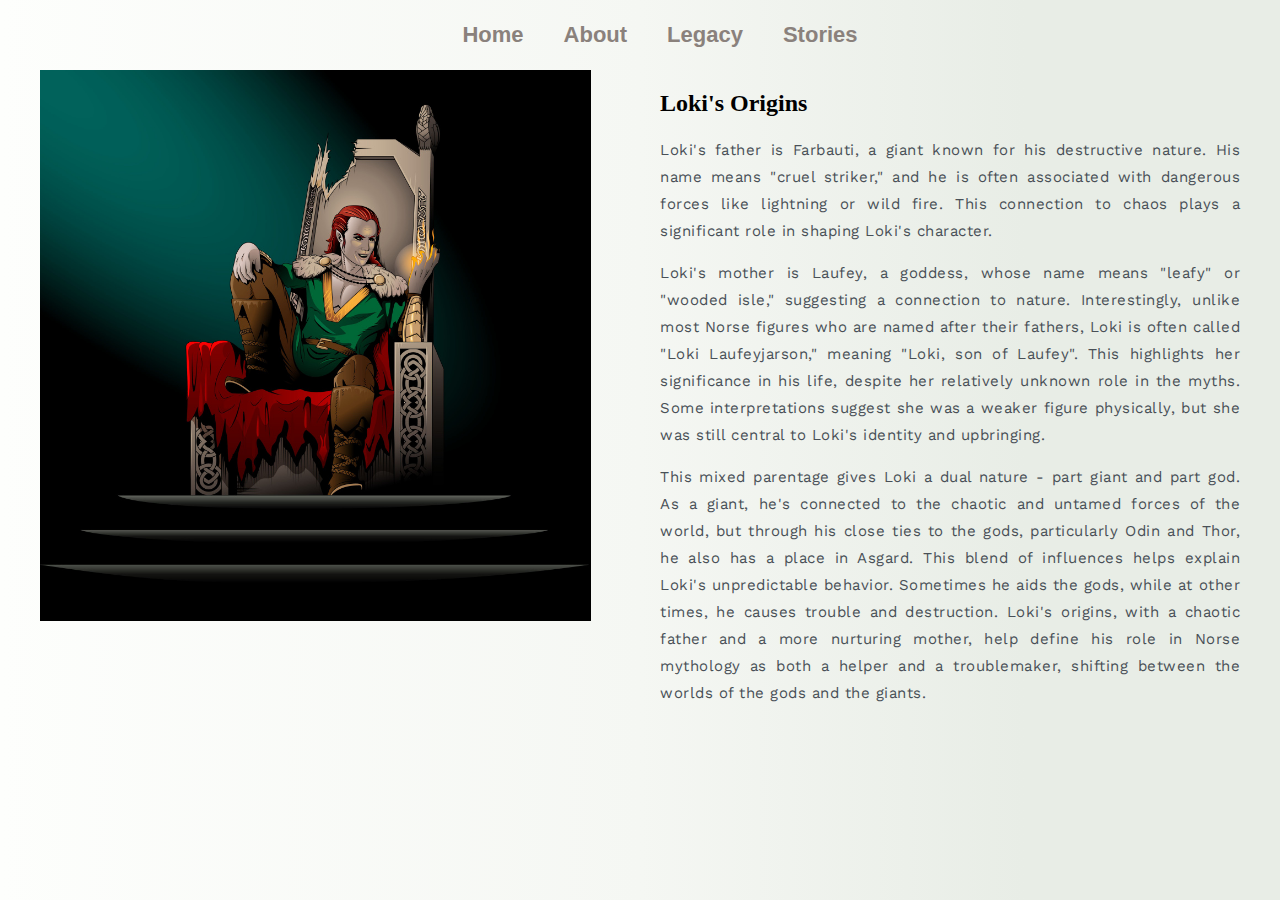
<file: about.html>
<!DOCTYPE html>
<html lang="en">
<head>
    <meta charset="UTF-8">
    <meta http-equiv="X-UA-Compatible" content="IE=edge">
    <meta name="viewport" content="width=device-width, initial-scale=1.0">
    <link rel="stylesheet" href="styles.css">
    <title>About</title>
</head>
<body>
    <header>
        <nav>  
            <ul id="div1">
                <li><a class="nav-items" id="home" href="index.html">Home</a></li>
                <li><a class="nav-items" href="about.html">About</a></li>
                <li><a class="nav-items" href="legacy.html">Legacy</a></li>
                <li><a class="nav-items" href="stories.html">Stories</a></li>
            </ul>
        </nav>
    </header>
    
    <div class="container">
        <div class="image-div">
            <img src="loki.jpeg" alt="Loki sitting in a chair">
        </div>
        <div class="text-div">
            <h2>Loki's Origins</h2>
            <div>
                <p>Loki's father is Farbauti, a giant known for his destructive nature. His name means "cruel striker," and he is often associated with dangerous forces like lightning or wild fire. This connection to chaos plays a significant role in shaping Loki's character.</p>
                <p>Loki's mother is Laufey, a goddess, whose name means "leafy" or "wooded isle," suggesting a connection to nature. Interestingly, unlike most Norse figures who are named after their fathers, Loki is often called "Loki Laufeyjarson," meaning "Loki, son of Laufey". This highlights her significance in his life, despite her relatively unknown role in the myths. Some interpretations suggest she was a weaker figure physically, but she was still central to Loki's identity and upbringing.</p>
                <p>This mixed parentage gives Loki a dual nature - part giant and part god. As a giant, he's connected to the chaotic and untamed forces of the world, but through his close ties to the gods, particularly Odin and Thor, he also has a place in Asgard. This blend of influences helps explain Loki's unpredictable behavior. Sometimes he aids the gods, while at other times, he causes trouble and destruction. Loki's origins, with a chaotic father and a more nurturing mother, help define his role in Norse mythology as both a helper and a troublemaker, shifting between the worlds of the gods and the giants.</p>
            </div>
        </div>
    </div>
</body>
</html>
</file>
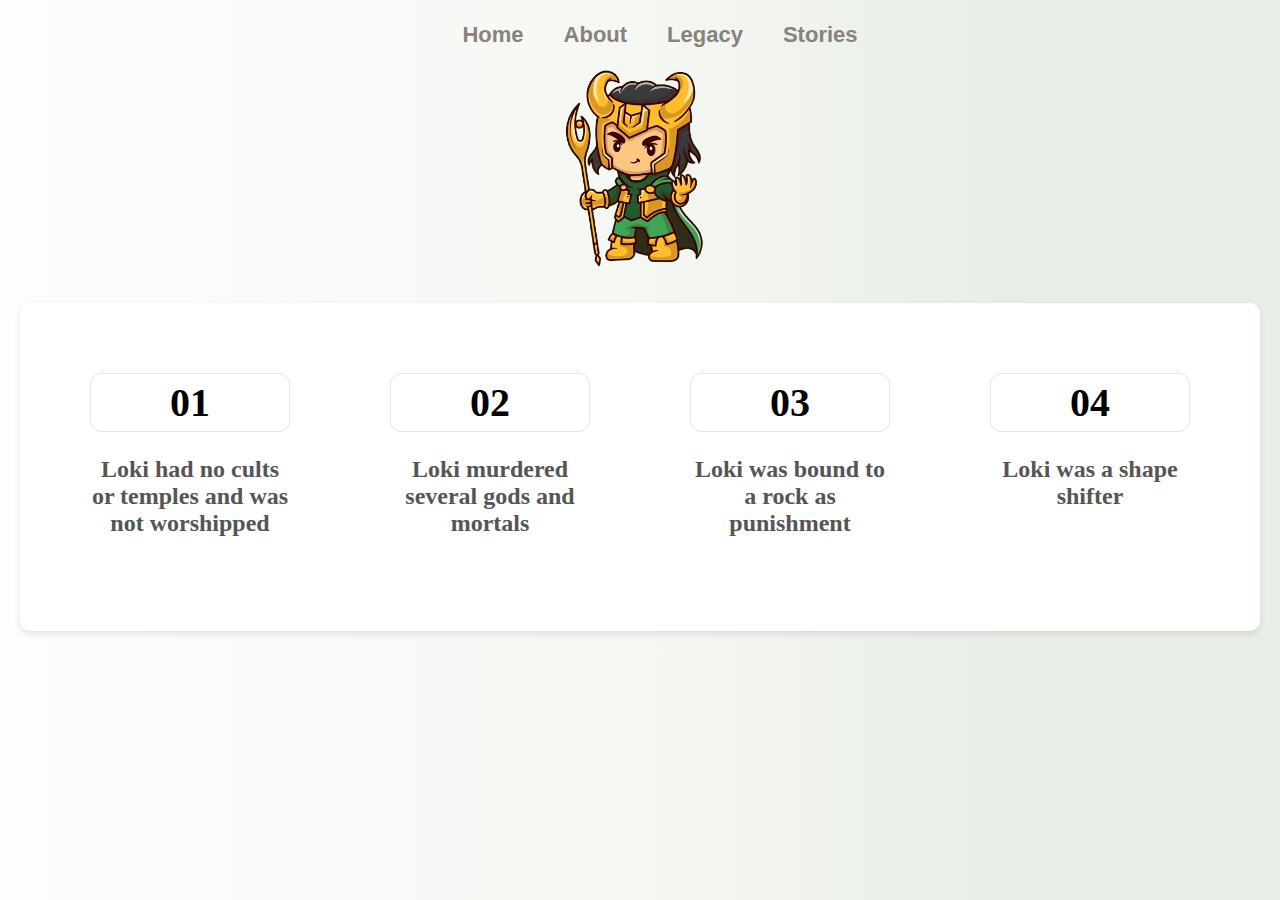
<file: legacy.html>
<!DOCTYPE html>
<html lang="en">
<head>
    <meta charset="UTF-8">
    <meta http-equiv="X-UA-Compatible" content="IE=edge">
    <meta name="viewport" content="width=device-width, initial-scale=1.0">
    <link rel="stylesheet" href="styles.css">
    <title>Legacy</title>
</head>
<body>
    <header>
        <nav>  
            <ul id="div1">
                <li><a class="nav-items" id="home" href="index.html">Home</a></li>
                <li><a class="nav-items" href="about.html">About</a></li>
                <li><a class="nav-items" href="legacy.html">Legacy</a></li>
                <li><a class="nav-items" href="stories.html">Stories</a></li>
            </ul>
        </nav>
    </header>

    <div>
        <img src="car.png" alt="Loki" class="loki-image">
    </div>

    <div class="facts-div">
        <div class="fact-div">
            <div class="number">01</div>
            <h3>Loki had no cults or temples and was not worshipped</h3>
        </div>
        <div class="fact-div">
            <div class="number">02</div>
            <h3>Loki murdered several gods and mortals</h3>
        </div>
        <div class="fact-div">
            <div class="number">03</div>
            <h3>Loki was bound to a rock as punishment</h3>
        </div>
        <div class="fact-div">
            <div class="number">04</div>
            <h3>Loki was a shape shifter</h3>
        </div>
    </div>
    
</body>
</html>
</file>
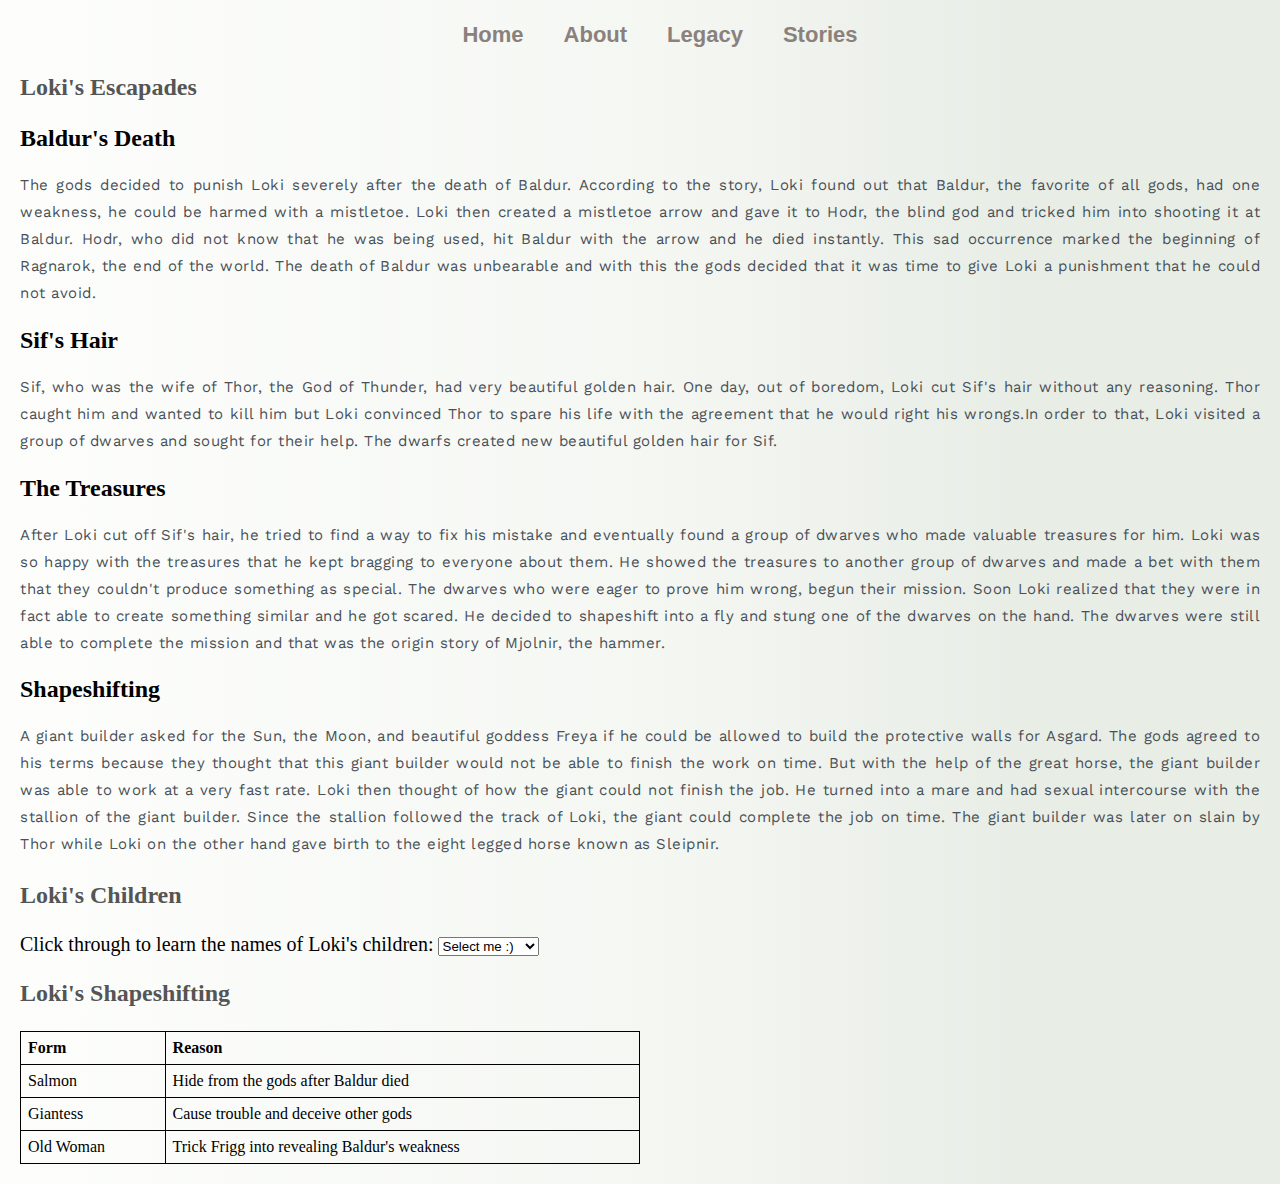
<file: stories.html>
<!DOCTYPE html>
<html lang="en">
<head>
    <meta charset="UTF-8">
    <meta http-equiv="X-UA-Compatible" content="IE=edge">
    <meta name="viewport" content="width=device-width, initial-scale=1.0">
    <link rel="stylesheet" href="styles.css">
    <title>Stories</title>
</head>
<body>
    <header>
        <nav>  
            <ul id="div1">
                <li><a class="nav-items" id="home" href="index.html">Home</a></li>
                <li><a class="nav-items" href="about.html">About</a></li>
                <li><a class="nav-items" href="legacy.html">Legacy</a></li>
                <li><a class="nav-items" href="stories.html">Stories</a></li>

            </ul>
        </nav>
    </header>

    <div>
        <div>
            <h3>Loki's Escapades</h3>
            <h2>Baldur's Death</h2>
            <p>The gods decided to punish Loki severely after the death of Baldur. According to the story, Loki found out that Baldur, the favorite of all gods, had one weakness, he could be harmed with a mistletoe. Loki then created a mistletoe arrow and gave it to Hodr, the blind god and tricked him into shooting it at Baldur. Hodr, who did not know that he was being used, hit Baldur with the arrow and he died instantly. This sad occurrence  marked the beginning of Ragnarok, the end of the world. The death of Baldur was unbearable and with this the gods decided that it was time to give Loki a punishment that he could not avoid.</p>
            <h2>Sif's Hair</h2>
            <p>Sif, who was the wife of Thor, the God of Thunder, had very beautiful golden hair. One day, out of boredom, Loki cut Sif's hair without any reasoning. Thor caught him and wanted to kill him but Loki convinced Thor to spare his life with the agreement that he would right his wrongs.In order to that, Loki visited a group of dwarves and sought for their help. The dwarfs created new beautiful golden hair for Sif.</p>
            <h2>The Treasures</h2>
            <p>After Loki cut off Sif's hair, he tried to find a way to fix his mistake and eventually found a group of dwarves who made valuable treasures for him. Loki was so happy with the treasures that he kept bragging to everyone about them. He showed the treasures to another group of dwarves and made a bet with them that they couldn't produce something as special. The dwarves who were eager to prove him wrong, begun their mission. Soon Loki realized that they were in fact able to create something similar and he got scared. He decided to shapeshift into a fly and stung one of the dwarves on the hand. The dwarves were still able to complete the mission and that was the origin story of Mjolnir, the hammer.</p>
            <h2>Shapeshifting</h2>
            <p>A giant builder asked for the Sun, the Moon, and beautiful goddess Freya if he could be allowed to build the protective walls for Asgard. The gods agreed to his terms because they thought that this giant builder would not be able to finish the work on time. But with the help of the great horse, the giant builder was able to work at a very fast rate. Loki then thought of how the giant could not finish the job. He turned into a mare and had sexual intercourse with the stallion of the giant builder. Since the stallion followed the track of Loki, the giant could complete the job on time. The giant builder was later on slain by Thor while Loki on the other hand gave birth to the eight legged horse known as Sleipnir.</p>
        </div>

        <h3>Loki's Children</h3>
        <label for="kids" id="children">Click through to learn the names of Loki's children:</label>
        <select name="kids" id="kids">
            <option value="">Select me :)</option>
            <option value="Fenrir">Fenrir</option>
            <option value="Jormungandr">Jormungandr</option>
            <option value="Hel">Hel</option>
            <option value="Narfi">Narfi</option>
            <option value="Vali">Vali</option>
        </select>


        <h3>Loki's Shapeshifting</h3>
        <table>
            <tr>
              <th>Form</th>
              <th>Reason</th>
            </tr>
            <tr>
              <td>Salmon</td>
              <td>Hide from the gods after Baldur died</td>
            </tr>
            <tr>
              <td>Giantess</td>
              <td>Cause trouble and deceive other gods</td>
            </tr>
            <tr>
                <td>Old Woman</td>
                <td>Trick Frigg into revealing Baldur's weakness</td>
              </tr>
          </table>
    </div>
</body>
</html>
</file>
<file: styles.css>
@import url('https://fonts.googleapis.com/css2?family=Work+Sans:ital,wght@0,100..900;1,100..900&display=swap');

body{
    margin: 20px;
    background: linear-gradient(to right, #fdfefc 0%, #f5f7f3 50%, #e8ede6 80%);
}

nav{
    list-style-type: none;
    display: flex;
    justify-content: center;
    align-items: center;
    height: 30px;
}

nav ul {
    list-style-type: none;
    display: flex; 
}

.nav-items{
    margin: 20px;
    font-family: "Trebuchet MS", Helvetica, sans-serif;
    text-decoration: none;
    color:#8a817c;
    font-size: 22px;
    font-weight: bold;
}

.nav-items:hover{
    color: orange;
}

#home-div {
    background-color: #f3f3f3;
    width: 100%;
    min-height: 500px;
    margin: 30px auto;
    border: 0;
    border-radius: 20px;
    display: flex; 
    justify-content: center;
    align-items: center; 
    box-shadow: 0 3px 6px rgba(0, 0, 0, 0.1);
}

#home-div h2 {
    font-size: 60px;
    color:#8a817c;
    text-transform: uppercase;
    font-family: "Work Sans", sans-serif;
}

p {
    font-size: 15px;
    text-align: justify;
    font-family: 'Work Sans', sans-serif;
    line-height: 1.8;
    letter-spacing: 0.5px;
    color: #495057;
}

.container {
    display: flex; 
    justify-content: space-between; 
    align-items: flex-start;
    padding: 20px; 
}

.image-div {
    flex: 1; 
    padding-right: 20px;
}

.image-div img {
    width: 95%; 
}

.text-div {
    flex: 1;
    padding-left: 20px; 
} 

.loki-image {
    max-width: 25%; 
    display: block;
    margin: 0 auto 20px; 
}

.facts-div {
    display: flex;
    justify-content: space-between;
    padding: 50px;
    max-width: 1200px;
    margin: 0 auto;
    background-color: #ffffff;
    border-radius: 10px;
    box-shadow: 0 3px 6px rgba(0, 0, 0, 0.1);
}

.fact-div {
    text-align: center;
    max-width: 200px;
    padding: 20px;
}

.number {
    font-size: 40px;
    font-weight: bold;
    margin-bottom: 10px;
    border: 0.3px solid #E5E4E2 ;
    border-radius: 11px;
    padding: 5px;

}

h3 {
    font-size: 24px;
    color: #555555;
}

table {
    width: 50%;
}

table, th, td {
    border: 1px solid black; 
    border-collapse: collapse; 
    padding: 7px; 
    text-align: left;
}

#children {
    font-size: 20px;
}
</file>
